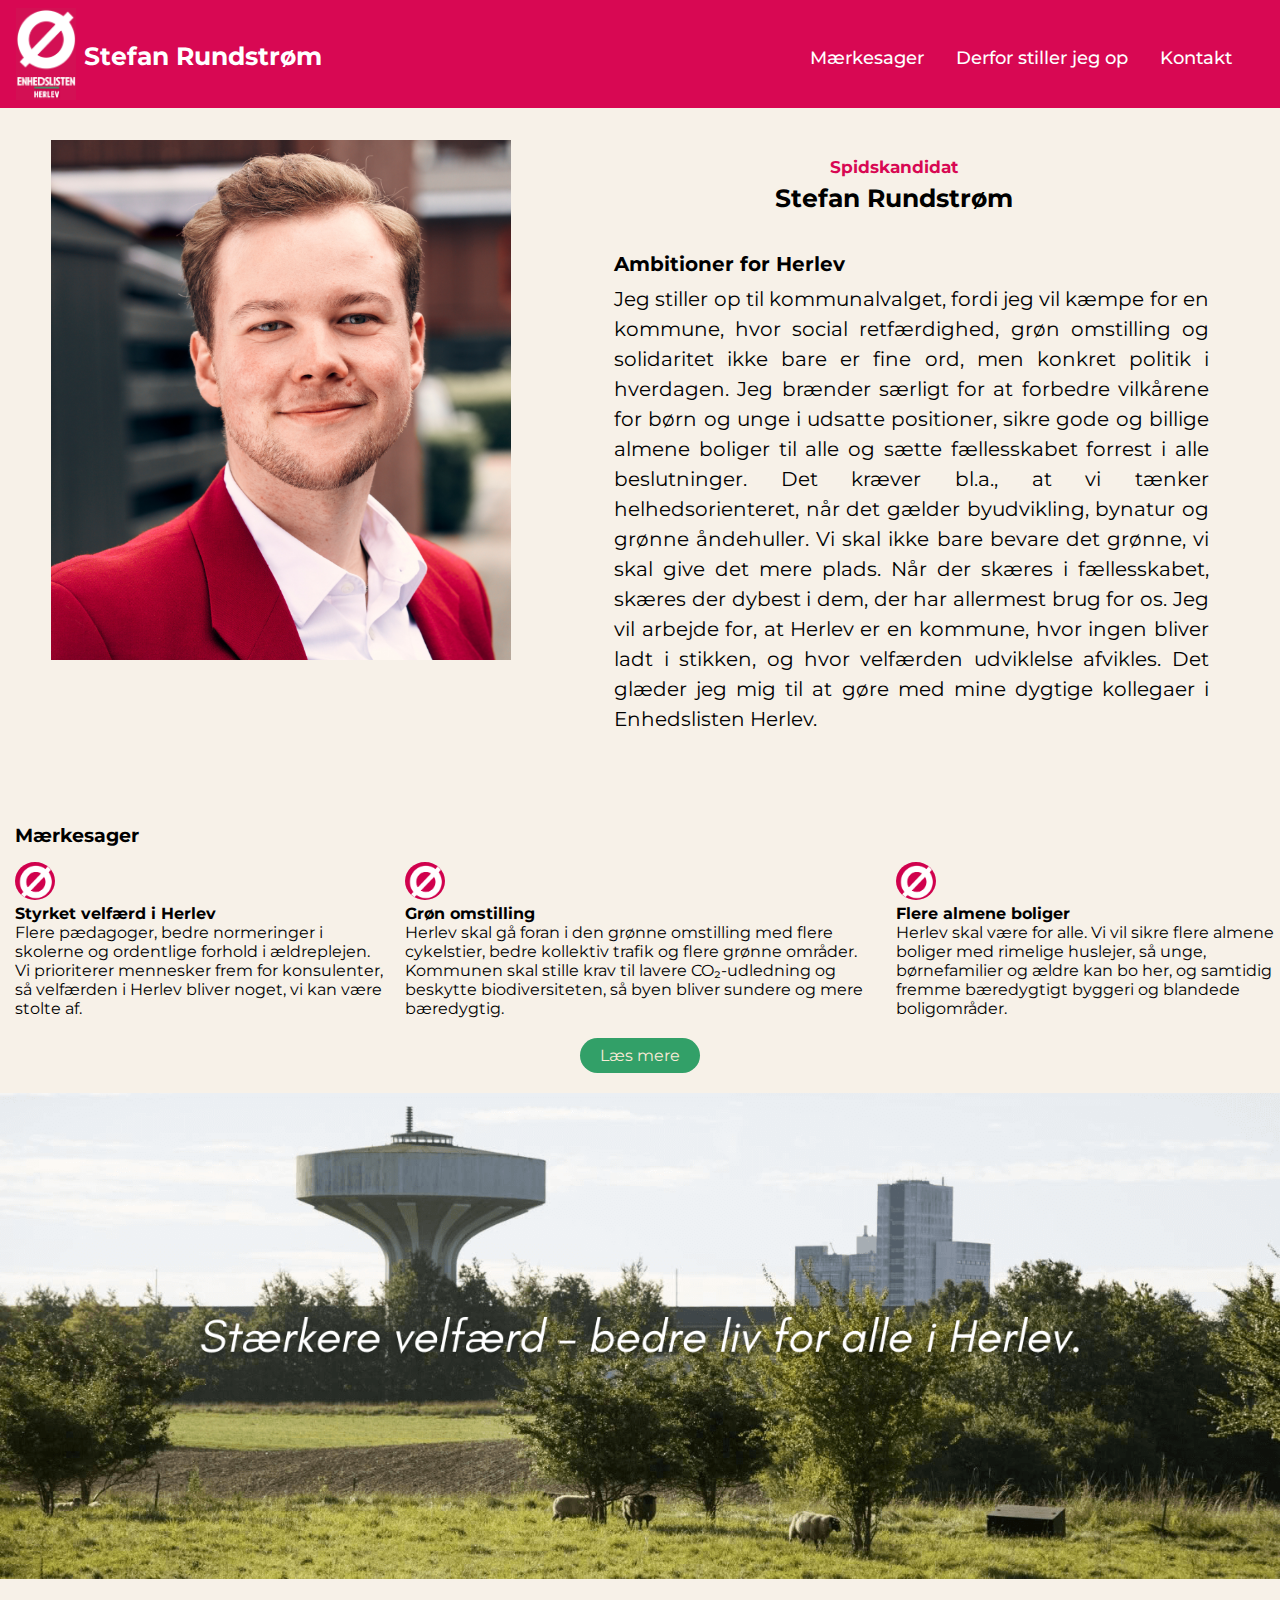
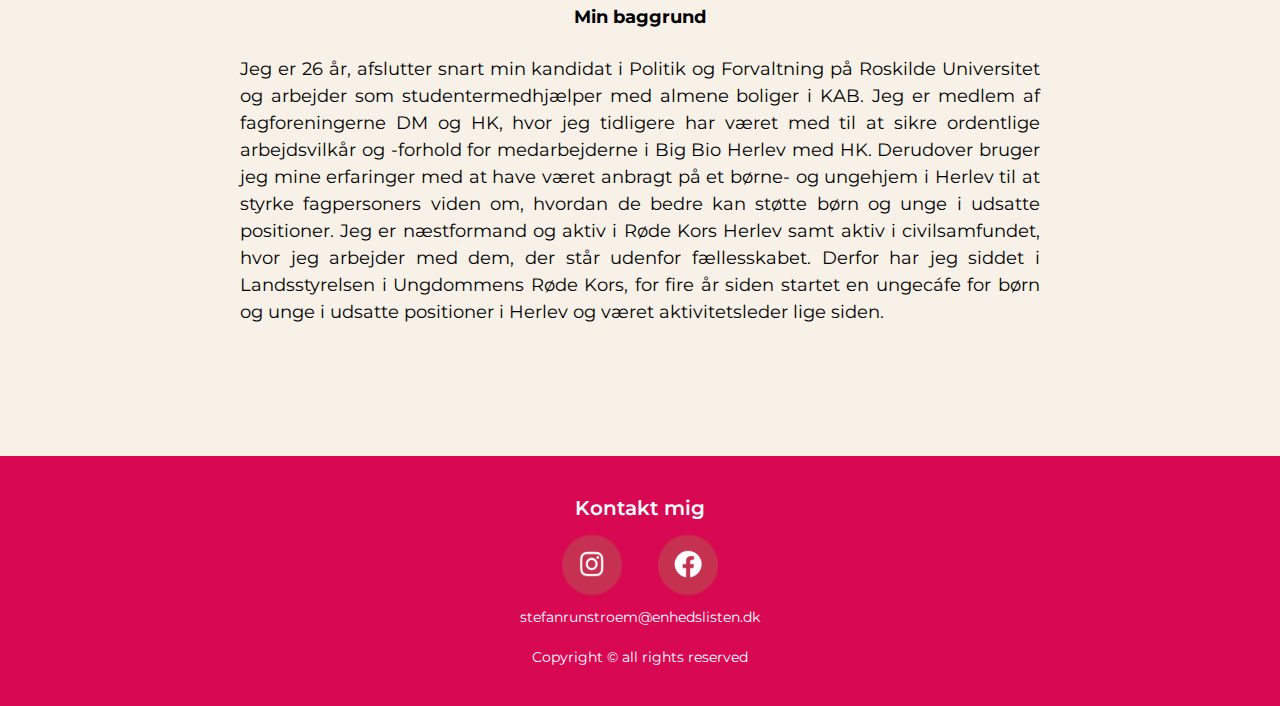
<file: index.html>
<!DOCTYPE html>
<html lang="en">
  <head>
    <meta charset="UTF-8" />
    <meta name="viewport" content="width=device-width, initial-scale=1.0" />
    <title>stefanrunstroem</title>
    <link rel="stylesheet" href="stylesheet.css" />
    <meta name="robots" content="noindex" />
  </head>
  <body>
    <header>
      <a href="index.html" class="logo-link">
        <img src="el.png" alt="partilogo" class="logo" />
        <h1>Stefan Rundstrøm</h1>
      </a>

      <!-- Burger-ikon -->
      <a href="javascript:void(0);" class="burger-icon" onclick="toggleMenu()"
        >&#9776;</a
      >

      <!-- Navigation -->
      <nav id="main-nav">
        <a href="maerkesager.html">Mærkesager</a>
        <a href="derforstillerjegop.html">Derfor stiller jeg op</a>
        <a href="kontakt.html">Kontakt</a>
      </nav>
    </header>

    <section>
      <main>
        <img src="stefan.png" alt="billede af stefan" class="profil" />

        <div class="content-main">
          <h2>Spidskandidat</h2>
          <h3>Stefan Rundstrøm</h3>
          <h4>Ambitioner for Herlev</h4>
          <p>
            Jeg stiller op til kommunalvalget, fordi jeg vil kæmpe for en
            kommune, hvor social retfærdighed, grøn omstilling og solidaritet
            ikke bare er fine ord, men konkret politik i hverdagen. Jeg brænder
            særligt for at forbedre vilkårene for børn og unge i udsatte
            positioner, sikre gode og billige almene boliger til alle og sætte
            fællesskabet forrest i alle beslutninger. Det kræver bl.a., at vi
            tænker helhedsorienteret, når det gælder byudvikling, bynatur og
            grønne åndehuller. Vi skal ikke bare bevare det grønne, vi skal give
            det mere plads. Når der skæres i fællesskabet, skæres der dybest i
            dem, der har allermest brug for os. Jeg vil arbejde for, at Herlev
            er en kommune, hvor ingen bliver ladt i stikken, og hvor velfærden
            udviklelse afvikles. Det glæder jeg mig til at gøre med mine dygtige
            kollegaer i Enhedslisten Herlev.
          </p>
        </div>
      </main>
    </section>

    <section>
      <h3 class="maerkesager-titel">Mærkesager</h3>
      <div class="maerkesager">
        <div class="maerkesag">
          <img src="logoicon.png" alt="logo icon" />
          <h4>Styrket velfærd i Herlev</h4>
          <p>
            Flere pædagoger, bedre normeringer i skolerne og ordentlige forhold
            i ældreplejen. Vi prioriterer mennesker frem for konsulenter, så
            velfærden i Herlev bliver noget, vi kan være stolte af.
          </p>
        </div>

        <div class="maerkesag">
          <img src="logoicon.png" alt="logo icon" />
          <h4>Grøn omstilling</h4>
          <p>
            Herlev skal gå foran i den grønne omstilling med flere cykelstier,
            bedre kollektiv trafik og flere grønne områder. Kommunen skal stille
            krav til lavere CO₂-udledning og beskytte biodiversiteten, så byen
            bliver sundere og mere bæredygtig.
          </p>
        </div>

        <div class="maerkesag">
          <img src="logoicon.png" alt="logo icon" />
          <h4>Flere almene boliger</h4>
          <p>
            Herlev skal være for alle. Vi vil sikre flere almene boliger med
            rimelige huslejer, så unge, børnefamilier og ældre kan bo her, og
            samtidig fremme bæredygtigt byggeri og blandede boligområder.
          </p>
        </div>
      </div>

      <div class="laesmere">
        <a href="maerkesager.html">Læs mere</a>
      </div>
    </section>

    <section>
      <div class="slogan">
        <img src="slogan.png" alt="Enhedslisten slogan" />
      </div>
    </section>

    <section>
      <div class="info">
        <h5>Min baggrund</h5>
        <p>
          Jeg er 26 år, afslutter snart min kandidat i Politik og Forvaltning på
          Roskilde Universitet og arbejder som studentermedhjælper med almene
          boliger i KAB. Jeg er medlem af fagforeningerne DM og HK, hvor jeg
          tidligere har været med til at sikre ordentlige arbejdsvilkår og
          -forhold for medarbejderne i Big Bio Herlev med HK. Derudover bruger
          jeg mine erfaringer med at have været anbragt på et børne- og ungehjem
          i Herlev til at styrke fagpersoners viden om, hvordan de bedre kan
          støtte børn og unge i udsatte positioner. Jeg er næstformand og aktiv
          i Røde Kors Herlev samt aktiv i civilsamfundet, hvor jeg arbejder med
          dem, der står udenfor fællesskabet. Derfor har jeg siddet i
          Landsstyrelsen i Ungdommens Røde Kors, for fire år siden startet en
          ungecáfe for børn og unge i udsatte positioner i Herlev og været
          aktivitetsleder lige siden.
        </p>
      </div>
    </section>
    <footer>
      <h5>Kontakt mig</h5>
      <div class="social">
        <a href="https://www.instagram.com/stefanrundstroem/"
          ><img src="instagram.png" alt="instagram profil"
        /></a>
        <a href="https://www.facebook.com/StefanEnhedslisten/"
          ><img src="facebook.png" alt="facebook profil"
        /></a>
      </div>
      <div class="mailfooter">
        <a href="mailto:stefanrunstroem@enhedslisten.dk"
          >stefanrunstroem@enhedslisten.dk</a
        >
      </div>

      <div class="copyright">
        <p>Copyright &copy; all rights reserved</p>
      </div>
    </footer>

    <script>
      function toggleMenu() {
        document.getElementById("main-nav").classList.toggle("active");
      }
    </script>
  </body>
</html>
</file>
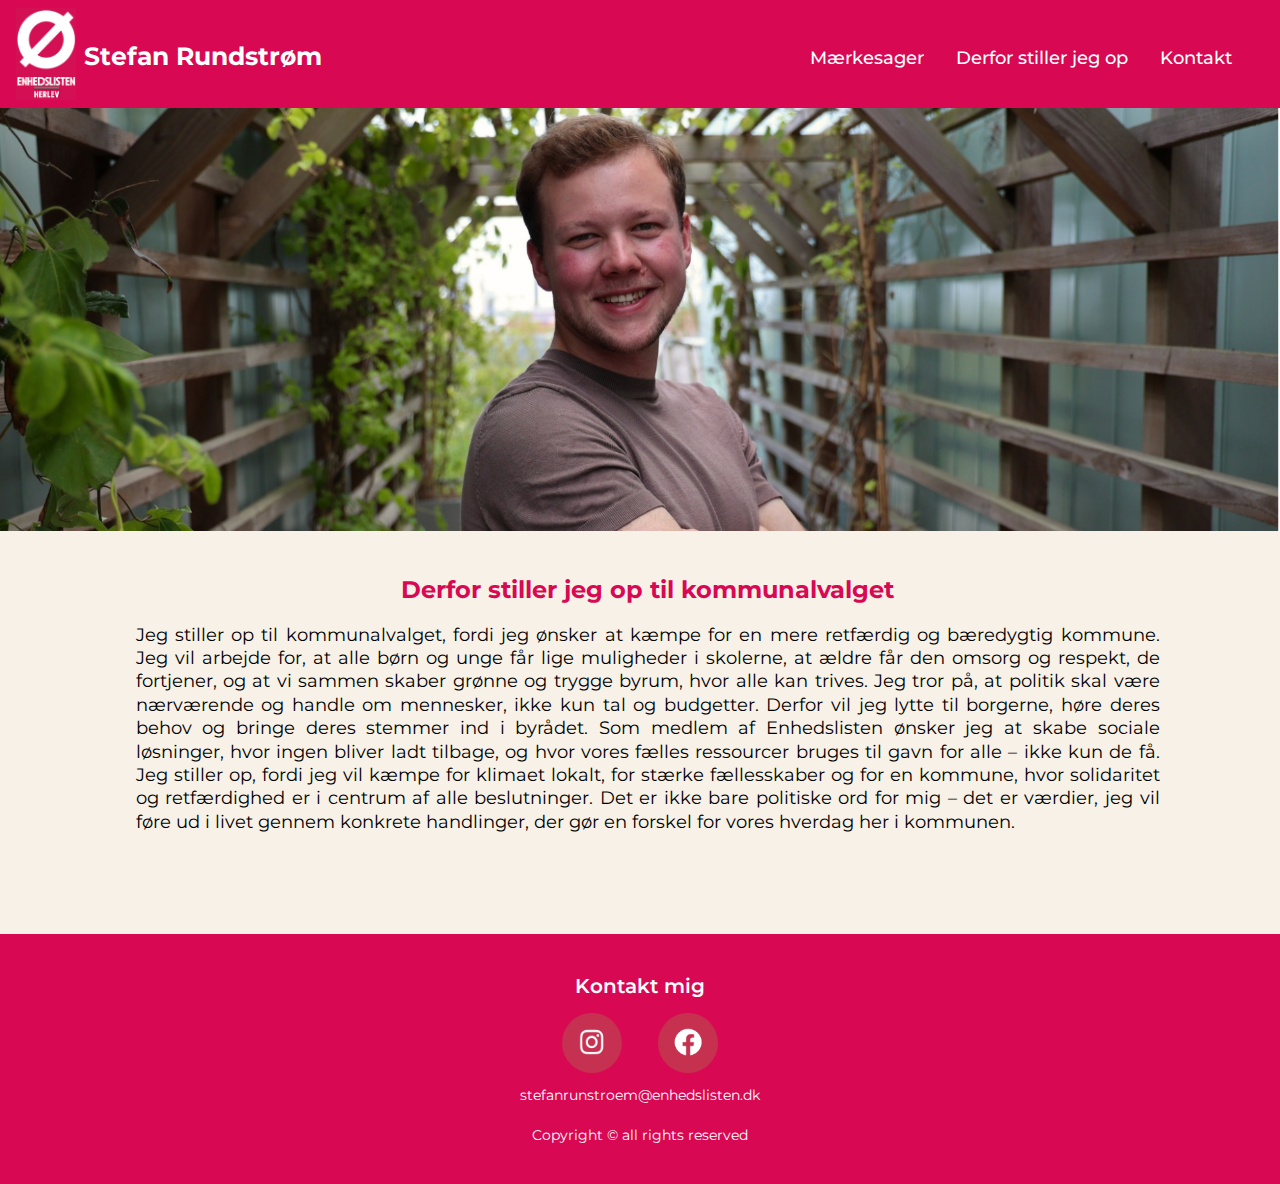
<file: derforstillerjegop.html>
<!DOCTYPE html>
<html lang="en">
  <head>
    <meta charset="UTF-8" />
    <meta name="viewport" content="width=device-width, initial-scale=1.0" />
    <title>derforstillerjegop</title>
    <link rel="stylesheet" href="stylesheet.css" />
    <meta name="robots" content="noindex" />
  </head>
  <body>
    <header>
      <a href="index.html" class="logo-link">
        <img src="el.png" alt="partilogo" class="logo" />
        <h1>Stefan Rundstrøm</h1>
      </a>

      <!-- Burger-ikon -->
      <a href="javascript:void(0);" class="burger-icon" onclick="toggleMenu()"
        >&#9776;</a
      >

      <!-- Navigation -->
      <nav id="main-nav">
        <a href="maerkesager.html">Mærkesager</a>
        <a href="derforstillerjegop.html">Derfor stiller jeg op</a>
        <a href="kontakt.html">Kontakt</a>
      </nav>
    </header>
    <div class="imgafstefan">
      <img src="profilstefan.png" />
    </div>

    <div class="content-derfor">
      <h2>Derfor stiller jeg op til kommunalvalget</h2>
      <p>
        Jeg stiller op til kommunalvalget, fordi jeg ønsker at kæmpe for en mere
        retfærdig og bæredygtig kommune. Jeg vil arbejde for, at alle børn og
        unge får lige muligheder i skolerne, at ældre får den omsorg og respekt,
        de fortjener, og at vi sammen skaber grønne og trygge byrum, hvor alle
        kan trives. Jeg tror på, at politik skal være nærværende og handle om
        mennesker, ikke kun tal og budgetter. Derfor vil jeg lytte til borgerne,
        høre deres behov og bringe deres stemmer ind i byrådet. Som medlem af
        Enhedslisten ønsker jeg at skabe sociale løsninger, hvor ingen bliver
        ladt tilbage, og hvor vores fælles ressourcer bruges til gavn for alle –
        ikke kun de få. Jeg stiller op, fordi jeg vil kæmpe for klimaet lokalt,
        for stærke fællesskaber og for en kommune, hvor solidaritet og
        retfærdighed er i centrum af alle beslutninger. Det er ikke bare
        politiske ord for mig – det er værdier, jeg vil føre ud i livet gennem
        konkrete handlinger, der gør en forskel for vores hverdag her i
        kommunen.
      </p>
    </div>

    <footer>
      <h5>Kontakt mig</h5>
      <div class="social">
        <a href="https://www.instagram.com/stefanrundstroem/"
          ><img src="instagram.png" alt="instagram profil"
        /></a>
        <a href="https://www.facebook.com/StefanEnhedslisten/"
          ><img src="facebook.png" alt="facebook profil"
        /></a>
      </div>
      <div class="mailfooter">
        <a href="mailto:stefanrunstroem@enhedslisten.dk">stefanrunstroem@enhedslisten.dk</a>
      </div>
      <div class="copyright">
        <p>Copyright &copy; all rights reserved</p>
      </div>
    </footer>
    <script>
      function toggleMenu() {
        document.getElementById("main-nav").classList.toggle("active");
      }
    </script>
  </body>
</html>
</file>
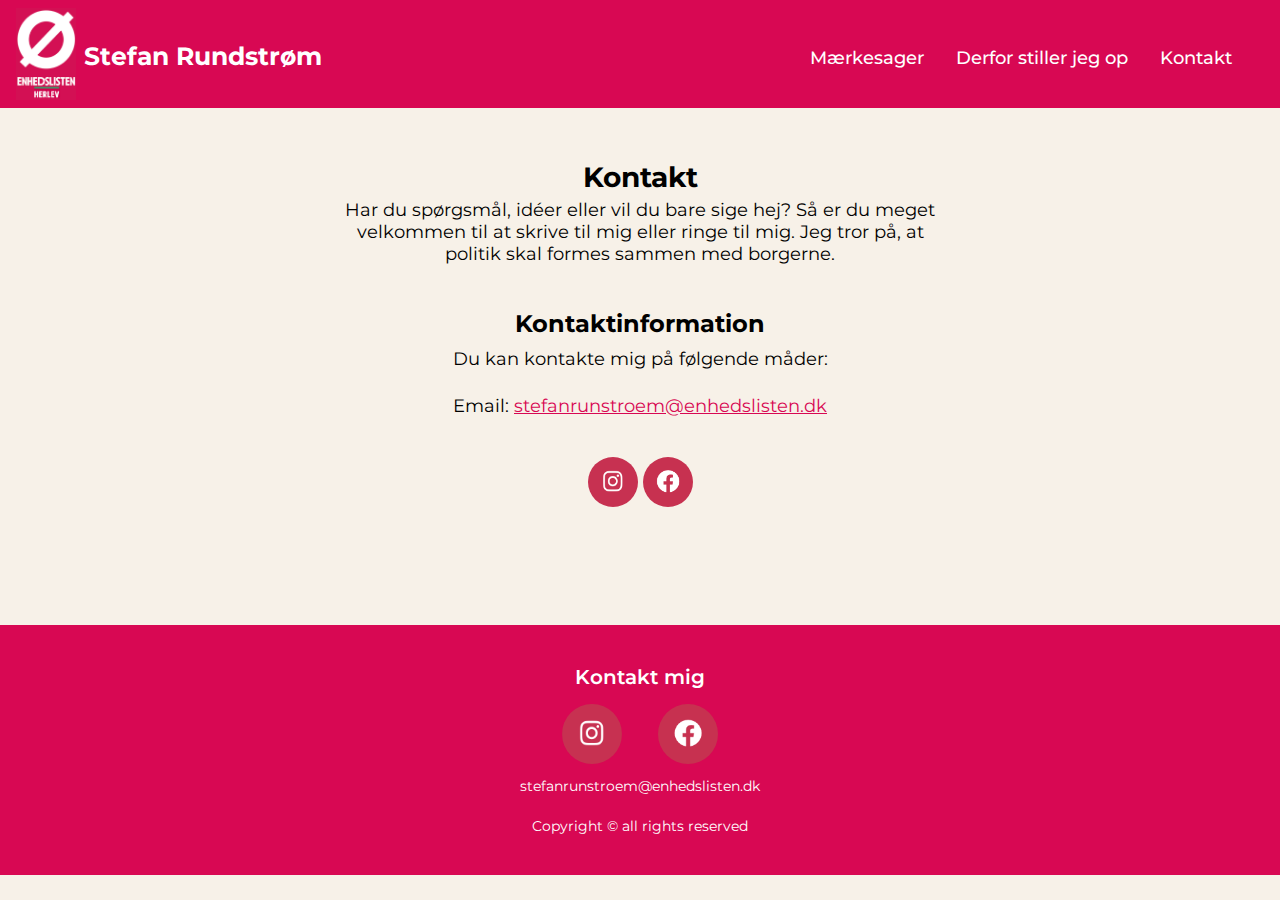
<file: kontakt.html>
<!DOCTYPE html>
<html lang="en">
  <head>
    <meta charset="UTF-8" />
    <meta name="viewport" content="width=device-width, initial-scale=1.0" />
    <title>kontakt</title>
    <link rel="stylesheet" href="stylesheet.css" />
    <meta name="robots" content="noindex" />
  </head>
  <body class="kontakt-page">
    <header>
      <a href="index.html" class="logo-link">
        <img src="el.png" alt="partilogo" class="logo" />
        <h1>Stefan Rundstrøm</h1>
      </a>

      <!-- Burger-ikon -->
      <a href="javascript:void(0);" class="burger-icon" onclick="toggleMenu()"
        >&#9776;</a
      >

      <!-- Navigation -->
      <nav id="main-nav">
        <a href="maerkesager.html">Mærkesager</a>
        <a href="derforstillerjegop.html">Derfor stiller jeg op</a>
        <a href="kontakt.html">Kontakt</a>
      </nav>
    </header>
    <main>
      <div class="kontaktmig">
        <h2>Kontakt</h2>
        <p>
          Har du spørgsmål, idéer eller vil du bare sige hej? Så er du meget
          velkommen til at skrive til mig eller ringe til mig. Jeg tror på, at
          politik skal formes sammen med borgerne.
        </p>
      </div>
      <div class="kontaktinfo">
        <h3>Kontaktinformation</h3>
        <p>Du kan kontakte mig på følgende måder:</p>
        <ul>
          <li>
            Email:
            <a href="mailto:stefanrunstroem@enhedslisten.dk">
              stefanrunstroem@enhedslisten.dk
            </a>
          </li>
        </ul>
        <div class="social-links">
          <a href="https://www.instagram.com/stefanrundstroem/"
            ><img src="instagram.png" alt="instagram profil"
          /></a>
          <a href="https://www.facebook.com/StefanEnhedslisten/"
            ><img src="facebook.png" alt="facebook profil"
          /></a>
        </div>
      </div>
    </main>

    <footer>
      <h5>Kontakt mig</h5>
      <div class="social">
        <a href="https://www.instagram.com/stefanrundstroem/"
          ><img src="instagram.png" alt="instagram profil"
        /></a>
        <a href="https://www.facebook.com/StefanEnhedslisten/"
          ><img src="facebook.png" alt="facebook profil"
        /></a>
      </div>
      <div class="mailfooter">
        <a href="mailto:stefanrunstroem@enhedslisten.dk"
          >stefanrunstroem@enhedslisten.dk</a
        >
      </div>
      <div class="copyright">
        <p>Copyright &copy; all rights reserved</p>
      </div>
    </footer>
    <script>
      function toggleMenu() {
        document.getElementById("main-nav").classList.toggle("active");
      }
    </script>
  </body>
</html>
</file>
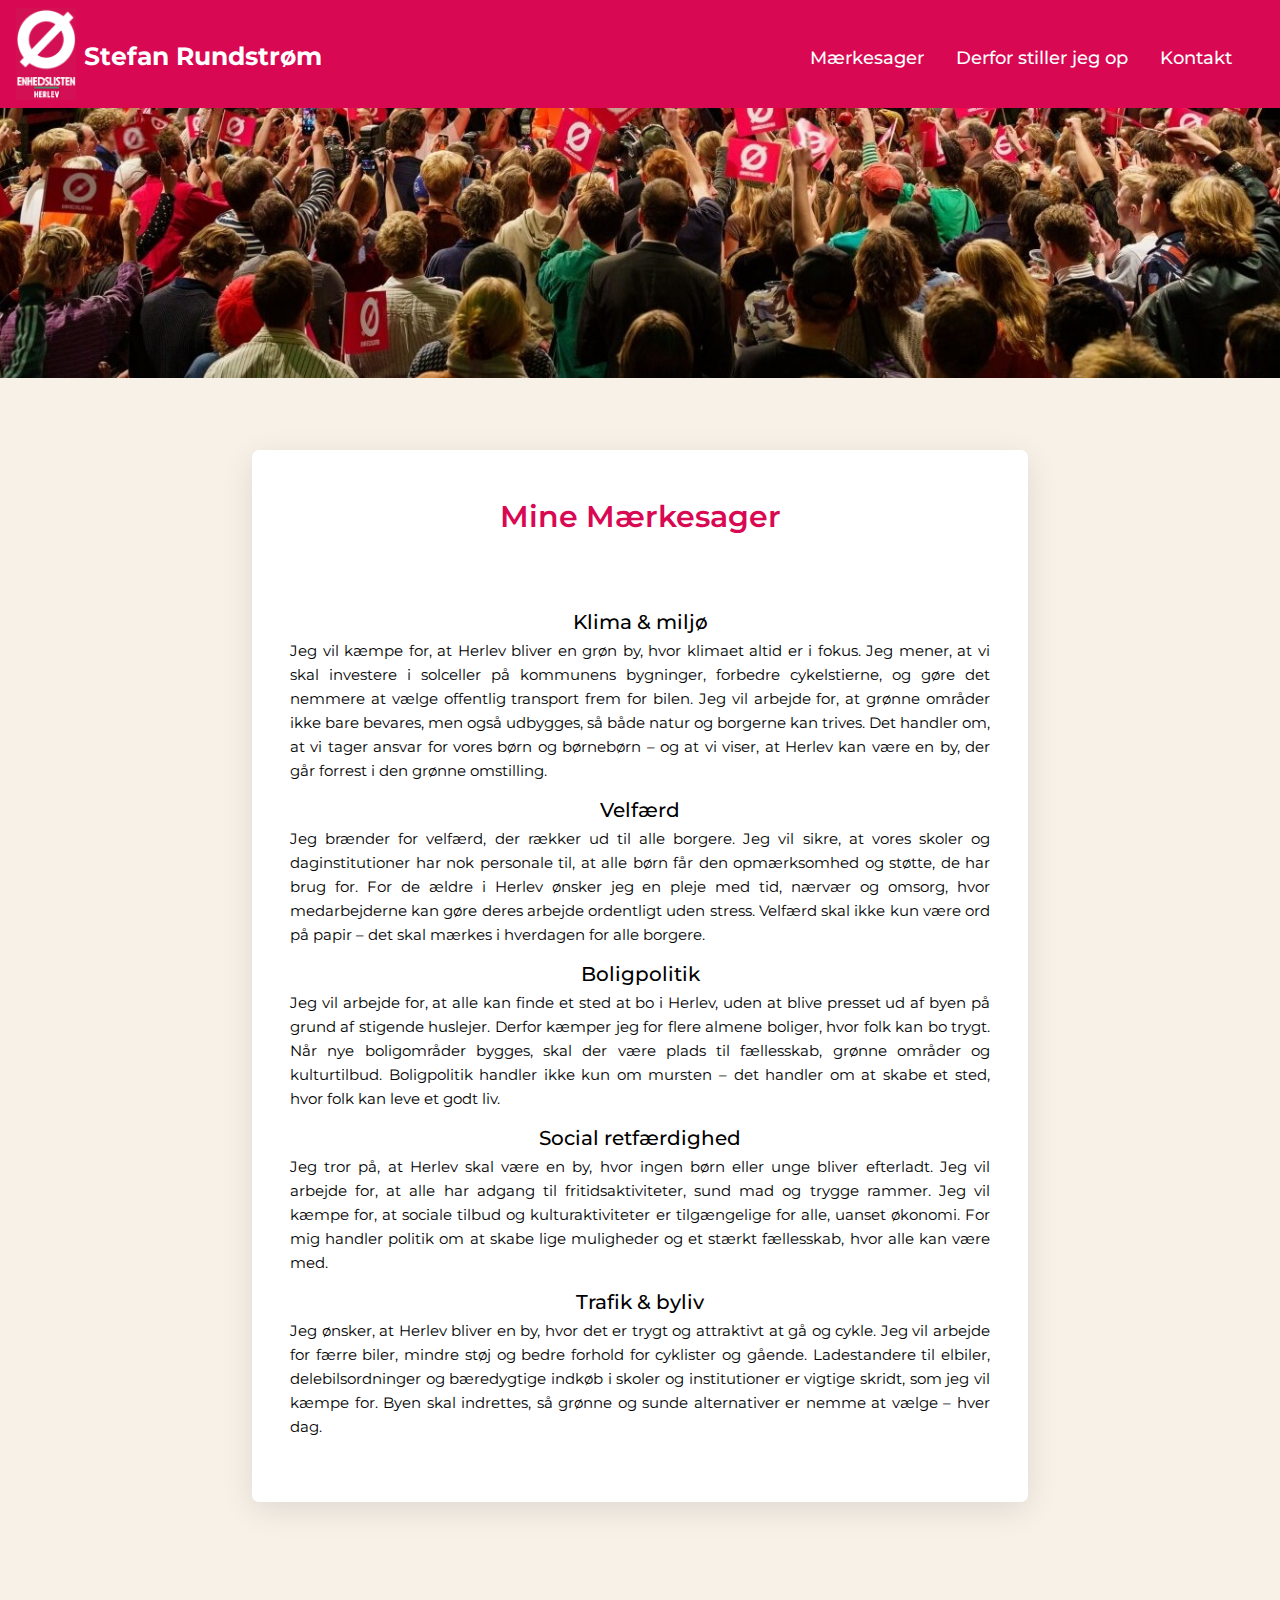
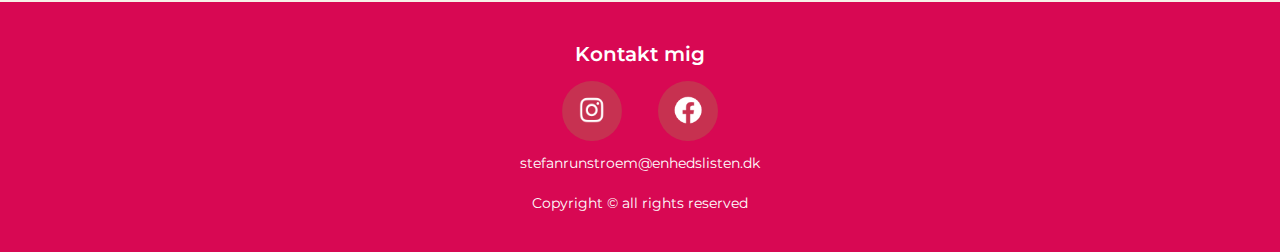
<file: maerkesager.html>
<!DOCTYPE html>
<html lang="en">
  <head>
    <meta charset="UTF-8" />
    <meta name="viewport" content="width=device-width, initial-scale=1.0" />
    <title>maerkesager</title>
    <link rel="stylesheet" href="stylesheet.css" />
    <meta name="robots" content="noindex" />
  </head>
  <body class="maerkesager-page">
    <header>
      <a href="index.html" class="logo-link">
        <img src="el.png" alt="partilogo" class="logo" />
        <h1>Stefan Rundstrøm</h1>
      </a>

      <!-- Burger-ikon -->
      <a href="javascript:void(0);" class="burger-icon" onclick="toggleMenu()"
        >&#9776;</a
      >

      <!-- Navigation -->
      <nav id="main-nav">
        <a href="maerkesager.html">Mærkesager</a>
        <a href="derforstillerjegop.html">Derfor stiller jeg op</a>
        <a href="kontakt.html">Kontakt</a>
      </nav>
    </header>
    <main>
      <div class="img-maerkesag">
        <img src="partiparade.jpg" alt="parti-parade" />
      </div>

      <div class="minemaerkesager">
        <h2>Mine Mærkesager</h2>
        <div class="klima-maerkesag">
          <h3>Klima & miljø</h3>
          <p>
            Jeg vil kæmpe for, at Herlev bliver en grøn by, hvor klimaet altid
            er i fokus. Jeg mener, at vi skal investere i solceller på kommunens
            bygninger, forbedre cykelstierne, og gøre det nemmere at vælge
            offentlig transport frem for bilen. Jeg vil arbejde for, at grønne
            områder ikke bare bevares, men også udbygges, så både natur og
            borgerne kan trives. Det handler om, at vi tager ansvar for vores
            børn og børnebørn – og at vi viser, at Herlev kan være en by, der
            går forrest i den grønne omstilling.
          </p>
        </div>
        <div class="velfærd-mærkesag">
          <h3>Velfærd</h3>
          <p>
            Jeg brænder for velfærd, der rækker ud til alle borgere. Jeg vil
            sikre, at vores skoler og daginstitutioner har nok personale til, at
            alle børn får den opmærksomhed og støtte, de har brug for. For de
            ældre i Herlev ønsker jeg en pleje med tid, nærvær og omsorg, hvor
            medarbejderne kan gøre deres arbejde ordentligt uden stress. Velfærd
            skal ikke kun være ord på papir – det skal mærkes i hverdagen for
            alle borgere.
          </p>
        </div>
        <div class="boligpolitik-mærkesag">
          <h3>Boligpolitik</h3>
          <p>
            Jeg vil arbejde for, at alle kan finde et sted at bo i Herlev, uden
            at blive presset ud af byen på grund af stigende huslejer. Derfor
            kæmper jeg for flere almene boliger, hvor folk kan bo trygt. Når nye
            boligområder bygges, skal der være plads til fællesskab, grønne
            områder og kulturtilbud. Boligpolitik handler ikke kun om mursten –
            det handler om at skabe et sted, hvor folk kan leve et godt liv.
          </p>
        </div>
        <div class="social-mærkesag">
          <h3>Social retfærdighed</h3>
          <p>
            Jeg tror på, at Herlev skal være en by, hvor ingen børn eller unge
            bliver efterladt. Jeg vil arbejde for, at alle har adgang til
            fritidsaktiviteter, sund mad og trygge rammer. Jeg vil kæmpe for, at
            sociale tilbud og kulturaktiviteter er tilgængelige for alle, uanset
            økonomi. For mig handler politik om at skabe lige muligheder og et
            stærkt fællesskab, hvor alle kan være med.
          </p>
        </div>
        <div class="trafik-mærkesag">
          <h3>Trafik & byliv</h3>
          <p>
            Jeg ønsker, at Herlev bliver en by, hvor det er trygt og attraktivt
            at gå og cykle. Jeg vil arbejde for færre biler, mindre støj og
            bedre forhold for cyklister og gående. Ladestandere til elbiler,
            delebilsordninger og bæredygtige indkøb i skoler og institutioner er
            vigtige skridt, som jeg vil kæmpe for. Byen skal indrettes, så
            grønne og sunde alternativer er nemme at vælge – hver dag.
          </p>
        </div>
      </div>
    </main>
    <footer>
      <h5>Kontakt mig</h5>
      <div class="social">
        <a href="https://www.instagram.com/stefanrundstroem/"
          ><img src="instagram.png" alt="instagram profil"
        /></a>
        <a href="https://www.facebook.com/StefanEnhedslisten/"
          ><img src="facebook.png" alt="facebook profil"
        /></a>
      </div>
      <div class="mailfooter">
        <a href="mailto:stefanrunstroem@enhedslisten.dk"
          >stefanrunstroem@enhedslisten.dk</a
        >
      </div>
      <div class="copyright">
        <p>Copyright &copy; all rights reserved</p>
      </div>
    </footer>
    <script>
      function toggleMenu() {
        document.getElementById("main-nav").classList.toggle("active");
      }
    </script>
  </body>
</html>
</file>
<file: stylesheet.css>
@import url("https://fonts.googleapis.com/css2?family=Montserrat:ital,wght@0,100..900;1,100..900&family=Roboto:ital,wght@0,100..900;1,100..900&display=swap");

* {
  margin: 0;
  padding: 0;
}

body {
  background-color: rgb(247, 241, 232);
  font-family: "montserrat", sans-serif;
}
header {
  background-color: #d80853;
  display: flex;
  flex-direction: column;
  gap: 0.5rem;
  padding: 1rem;
  margin-bottom: 0;
  padding-bottom: 0;
}

.burger-icon {
  display: block;
  font-size: 30px;
  color: white;
  cursor: pointer;
  position: absolute;
  top: 20px;
  right: 20px;
  z-index: 1000;
}

header h1 {
  font-size: 25px;
  margin-top: 4px;
  color: white;
  font-family: "montserrat", sans-serif;
}

#main-nav {
  display: none;
  flex-direction: column;
  gap: 0.5rem;
  display: none;
}

#main-nav a {
  text-decoration: none;
  color: white;
  font-weight: 500;
  padding: 0.25rem 0;
}
#main-nav a:hover {
  color: #32a068;
  transition: color 0.3s ease;
}
#main-nav.active {
  display: flex;
  flex-direction: column;
  background-color: #d80853;
  position: fixed;
  top: 60px;
  left: 0;
  width: 80vw;
  height: auto;
  align-items: flex-start;
  padding: 1.2rem 1.5rem 1.5rem 1.5rem;
  z-index: 1001;
  box-shadow: 0 8px 32px rgba(0, 0, 0, 0.1);
}
#main-nav.active {
  background-color: #d80853;
  position: absolute;
  top: 70px;
  left: 0;
  width: 100%;
  padding: 1rem;
}

.logo {
  width: 60px;
  height: auto;
}

.logo-link {
  display: flex;
  align-items: center;
  gap: 0.5rem;
  text-decoration: none;
  color: #ffffff;
}

main img {
  width: 95%;
  height: auto;
  display: block;
  margin: 15px auto 0 auto;
}

main h2,
main h3 {
  text-align: center;
  margin-bottom: 5px;
}

.content-main h2 {
  font-size: 15px;
  margin-top: 15px;
  color: #d80853;
  font-size: 15px;
}
.content-main h3 {
  font-size: 20px;
}
.content-main h4 {
  padding-top: 1px;
  text-align: justify;
  margin-left: auto;
  margin-right: auto;
  margin-top: 2em;
  font-size: 18px;
  font-size: 20px;
  margin-bottom: 0;
}

.content-main {
  margin-top: 30px;
  text-align: center;
  max-width: 90%;
  padding: 20px 25px;
  border-radius: 10px;
  margin: auto;
  line-height: 1.5;
}

.content-main p {
  padding-top: 1px;
  text-align: justify;
  margin-left: auto;
  margin-right: auto;
  font-size: 16px;
}
.maerkesager-titel {
  padding-top: 70px;
  padding-bottom: 15px;
  padding-left: 15px;
}
.maerkesager img {
  border-radius: 50%;
  width: 40px;
}

.maerkesager {
  display: flex;
  flex-direction: row;
  gap: 20px;
  padding-left: 15px;
}

.laesmere {
  text-align: center;
  margin: 20px;
}

.laesmere a {
  display: inline-block;
  padding: 8px 20px;
  background-color: #32a068;
  text-decoration: none;
  color: antiquewhite;
  border-radius: 25px;
}
.laesmere a:hover {
  color: rgb(204, 192, 174);
  transition: color 0.3s ease;
}
.slogan img {
  max-width: 100%;
}

.info {
  margin-top: 30px;
  text-align: center;
  max-width: 90%;
  padding: 20px 25px;
  border-radius: 10px;
  font-size: 14px;
  margin: auto;
  line-height: 1.5;
}

.info p {
  padding-top: 15px;
  text-align: justify;
}

footer {
  background-color: #d80853;
  color: white;
  margin-top: 100px;
  padding: 20px;
  text-align: center;
  padding: 30px;
  font-size: 22px;
}

footer img {
  width: 30px;
  height: 30px;
  border-radius: 50%;
  margin: 0 5px;
  display: inline-block;
  margin-bottom: 5px;
  margin-top: 10px;
}

.copyright {
  margin-top: 20px;
  font-size: 10px;
}

header {
  flex-direction: row;
  justify-content: space-between;
  align-items: center;
  padding: 0.5rem 1rem;
}

#main-nav {
  flex-direction: row;
  align-items: flex-end;
  gap: 1rem;
  margin-right: 2rem;
  margin-top: 0.5rem;
}

main h2 {
  font-size: 28px;
}

main h3 {
  font-size: 24px;
}
.content-main {
  max-width: 80%;
  padding: 15px 15px;
}

.info {
  font-size: 15px;
  line-height: 1.6;
  max-width: 600px;
}
.info h5 {
  font-size: 18px;
}
.img-maerkesag {
  width: 100vw;
  max-width: 100vw;
  position: relative;
  left: 50%;
  right: 50%;
  transform: translateX(-50%);
  box-sizing: border-box;
}
.img-maerkesag img {
  width: 100vw;
  max-width: 100vw;
  height: auto;
  margin: 0;
  padding: 0;
  object-fit: cover;
  display: block;
  border: none;
}

.mailfooter a {
  color: white;
  text-decoration: none;
  font-size: 14px;
}
footer h5 {
  margin-bottom: 15px;
  font-size: 20px;
  font-weight: 600;
}
body.maerkesager-page .minemaerkesager {
  margin: 40px auto 0 auto;
  text-align: center;
  max-width: 90%;
  background: white;
  border-radius: 7px;
  box-shadow: 0 8px 32px rgba(0, 0, 0, 0.1);
  padding: 2rem 1rem;
  flex: none;
  align-self: center;
}
.minemaerkesager h2 {
  font-size: 25px;
  font-weight: 600;
}
.minemaerkesager h3 {
  font-weight: 500;
}
.minemaerkesager p {
  font-size: 15px;
}

.imgafstefan img {
  width: 100%;
}
.content-derfor h2 {
  padding-top: 20px;
  padding-left: 15px;
  font-size: 17px;
}
.content-derfor p {
  padding-left: 15px;
  text-align: justify;
  text-align: center;
  max-width: 80%;
  font-size: 15px;
}

body .content-main h2 {
  margin-bottom: 0;
  font-size: 17px;
}
body .content-main h3 {
  margin-top: 0;
  margin-bottom: 1.2em;
  font-size: 25px;
}

body.maerkesager-page .minemaerkesager {
  max-width: 80vw;
}

body.maerkesager-page .minemaerkesager h2 {
  margin-bottom: 40px;
  color: #d80853;
}

body.maerkesager-page .minemaerkesager h3 {
  margin-bottom: 5px;
}

body.maerkesager-page .minemaerkesager p {
  margin: 5px 0 15px 0;
  line-height: 1.2;
  text-align: justify;
  margin-left: auto;
  margin-right: auto;
}
.content-derfor h2 {
  text-align: center;
  margin-top: 20px;
  margin-bottom: 20px;
  color: #d80853;
}
.content-derfor p {
  text-align: justify;
  margin-left: auto;
  margin-right: auto;
}
.kontaktmig h2 {
  text-align: center;
  margin-left: auto;
  margin-right: auto;
  margin-top: 20px;
  margin-bottom: 10x;
}
.kontaktmig p {
  text-align: center;
  margin-left: auto;
  margin-right: auto;
  max-width: 450px;
  margin-bottom: 20px;
}
.kontaktinfo h3 {
  text-align: center;
  margin-left: auto;
  margin-right: auto;
  margin-top: 20px;
  margin-bottom: 10px;
}
.kontaktinfo p {
  text-align: center;
  margin-left: auto;
  margin-right: auto;
  max-width: 450px;
  margin-bottom: 25px;
}
.kontaktinfo li {
  text-align: center;
  margin-left: auto;
  margin-right: auto;
  max-width: 450px;
  list-style: none;
  margin-bottom: 25px;
}
.kontaktinfo a {
  text-align: center;
  margin-left: auto;
  margin-right: auto;
  max-width: 450px;
  color: #d80853;
}
.kontaktinfo li {
  text-align: center;
  margin-left: auto;
  margin-right: auto;
  max-width: 450px;
  list-style: none;
  margin-bottom: 25px;
}

.social-links img {
  width: 50px;
  height: 50px;
  border-radius: 50%;
  margin-bottom: 5px;
  display: inline-flex;
  align-items: center;
  margin-left: auto;
  margin-right: auto;
}
@media (max-width: 1023px) {
  .social-links {
    display: flex;
    justify-content: center;
    align-items: center;
    gap: 10px;
  }
  .social-links img,
  .social-links a {
    margin: 0 !important;
    padding: 0 !important;
  }
}
.content-main h4 {
  padding-top: 1px;
  text-align: justify;
  margin-left: auto;
  margin-right: auto;
  margin-top: 2em;
  font-size: 18px;
  font-size: 20px;
  margin-bottom: 0;
}

@media (min-width: 768px) and (max-width: 1023px) {
  header {
    flex-direction: row;
    justify-content: space-between;
    align-items: center;
    padding: 1rem 2rem;
  }

  header h1 {
    font-size: 28px;
  }

  .logo-link h1 {
    font-size: 20px;
  }

  #main-nav {
    display: flex;
    flex-direction: row;
    gap: 1.5rem;
    align-items: center;
    margin-right: 2rem;
  }

  #main-nav a {
    font-size: 1rem;
  }

  .content-main {
    max-width: 85%;
    padding: 20px 30px;
  }

  .content-main h2 {
    font-size: 22px;
  }

  .content-main h3 {
    font-size: 28px;
  }

  .content-main p {
    font-size: 18px;
    line-height: 1.6;
    padding-left: 20px;
    padding-right: 20px;
  }

  .info {
    max-width: 700px;
    font-size: 16px;
    line-height: 1.6;
    padding: 25px 30px;
  }

  .kontaktmig h2 {
    font-size: 28px;
    margin-top: 30px;
    margin-bottom: 20px;
    text-align: center;
  }

  .kontaktmig p {
    font-size: 18px;
    max-width: 600px;
    line-height: 1.6;
    margin-left: auto;
    margin-right: auto;
  }
  .kontaktinfo h3 {
    font-size: 24px;
    margin-top: 25px;
    margin-bottom: 20px;
  }

  .kontaktinfo p,
  .kontaktinfo li,
  .kontaktinfo a {
    font-size: 18px;
    max-width: 600px;
    line-height: 1.6;
    margin-left: auto;
    margin-right: auto;
  }

  .social-links img {
    width: 60px;
    height: 60px;

    align-items: center;
    margin-left: auto;
    margin-right: auto;
  }

  footer {
    padding: 30px;
    font-size: 16px;
  }
}

@media (min-width: 1024px) {
  body.kontakt-page main {
    display: block;
  }
  main {
    display: flex;
    align-items: flex-start;
    gap: 3rem;
    padding: 2rem 4vw 0 4vw;
    box-sizing: border-box;
    text-align: left;
  }

  .profil {
    width: 460px;
    max-width: 46vw;
    height: 520px;
    object-fit: cover;
    margin: 0;
    display: block;
  }
  .content-main {
    text-align: left;
    margin-left: 0;
    margin-right: 0;
  }
  .content-main h2 {
    padding-left: 0;
    text-align: center;
    margin-top: 0;
    padding-bottom: 0;
    margin-bottom: 0;
  }
  .content-main h3 {
    font-size: 40px;
    margin-top: 0;
    padding-top: 0;
  }
  .content-main h4 {
    font-size: 20px;
    margin-bottom: 0;
    padding-left: 40px;
  }
  .content-main p {
    padding: 5px;
    max-width: 600px;
    padding-left: 40px;
    line-height: 1.5;
    font-size: 20px;
  }
  .content-main p,
  .content-main h4 {
    margin-top: 0;
    padding-left: 40px;
  }
  .header {
    padding: 0.25rem 2rem;
  }

  #main-nav {
    display: flex;
    display: flex;
    flex-direction: row;
    gap: 2rem;
    position: static;
    width: auto;
    background: none;
    padding: 0;
  }

  h1 {
    font-size: 12px;
  }

  #main-nav a {
    font-size: 1.125rem;
  }
  main img {
    width: 35%;
    height: 35%;
    margin: 15px;
  }
  .info {
    max-width: 800px;
    padding: 20px;
    border-radius: 10px;
    text-align: center;
  }
  .info p {
    font-size: 18px;
    line-height: 1.5;
    margin: 10px 0;
  }
  footer {
    padding: 40px;
  }

  .footer h5 {
    font-size: 24px;
    font-weight: 500;
  }

  footer img {
    width: 60px;
    height: 60px;
    margin: 0 15px;
  }

  .copyright {
    font-size: 14px;
  }

  .burger-icon {
    display: none;
  }

  main > .img-maerkesag {
    margin-top: 0;
    padding-top: 0;
    position: relative;
    top: -2rem;
  }
  body.maerkesager-page main {
    display: block;
    padding: 2rem 4vw 0 4vw;
  }
  body.maerkesager-page .minemaerkesager {
    text-align: left;
    padding: 3rem 3vw;
    max-width: 700px;
  }
  body.maerkesager-page .minemaerkesager h2 {
    font-size: 30px;
    padding-bottom: 35px;
  }
  body.maerkesager-page .minemaerkesager h3 {
    font-size: 20px;
  }
  body.maerkesager-page .minemaerkesager p {
    margin-left: auto;
    margin-right: auto;
    margin-bottom: 1em;
    line-height: 1.6;
  }
  .content-derfor h2 {
    text-align: center;
    margin-top: 20px;
    margin-bottom: 20px;
    color: #d80853;
    font-size: 24px;
  }
  .content-derfor p {
    text-align: justify;
    margin-left: auto;
    margin-right: auto;
    font-size: 18px;
    line-height: 1.3;
  }
  .kontaktmig {
    padding: 0 0 4px 0;
    text-align: center;
    font-size: 18px;
  }
  .kontaktinfo {
    padding: 0 0 4px 0;
    text-align: center;
    font-size: 18px;
  }
  .kontaktmig p {
    max-width: 600px;
  }
  .kontaktinfo p {
    max-width: 600px;
    text-align: center;
    margin-left: auto;
    margin-right: auto;
  }
  .kontaktinfo li {
    max-width: 600px;
    text-align: center;
    margin-left: auto;
    margin-right: auto;
  }
  body.kontakt-page .kontaktmig,
  body.kontakt-page .kontaktinfo,
  body.kontakt-page .social-links {
    text-align: center;
    margin: 0 0 4px 0;
  }
}
</file>
